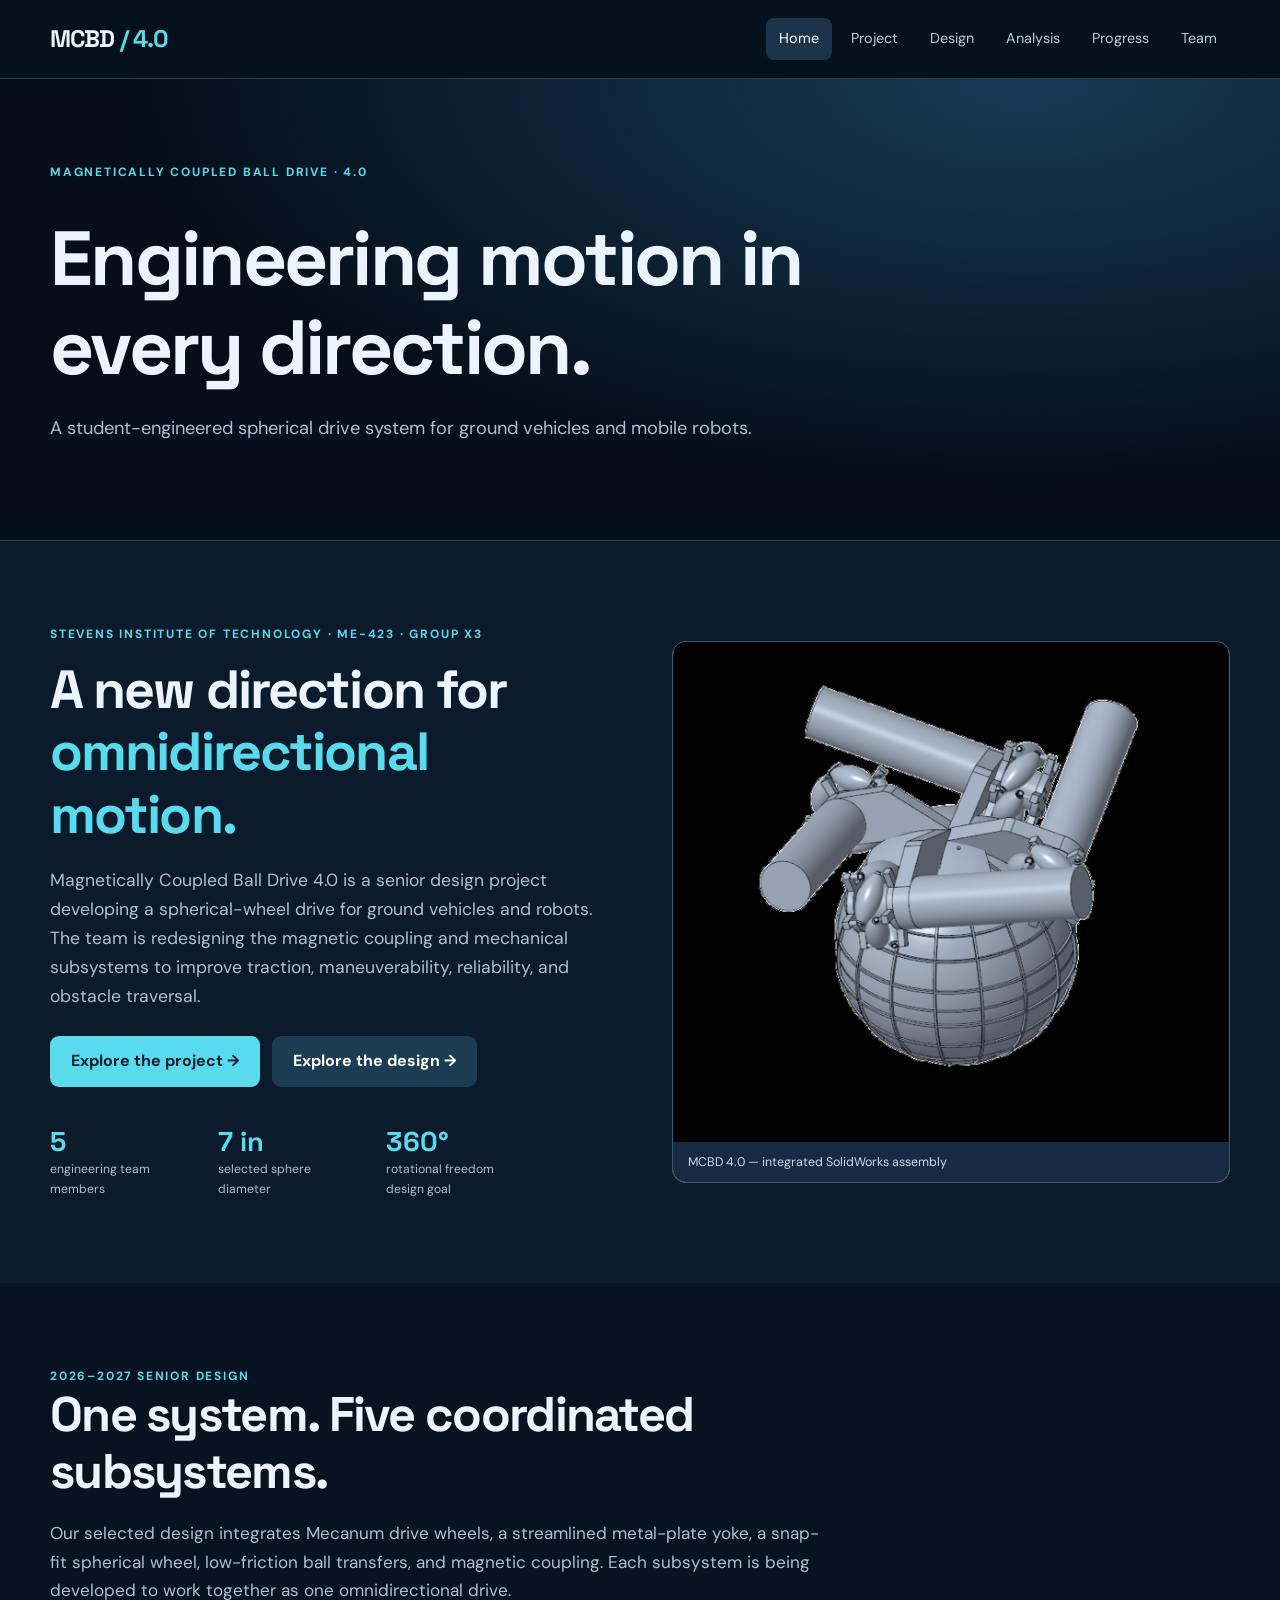
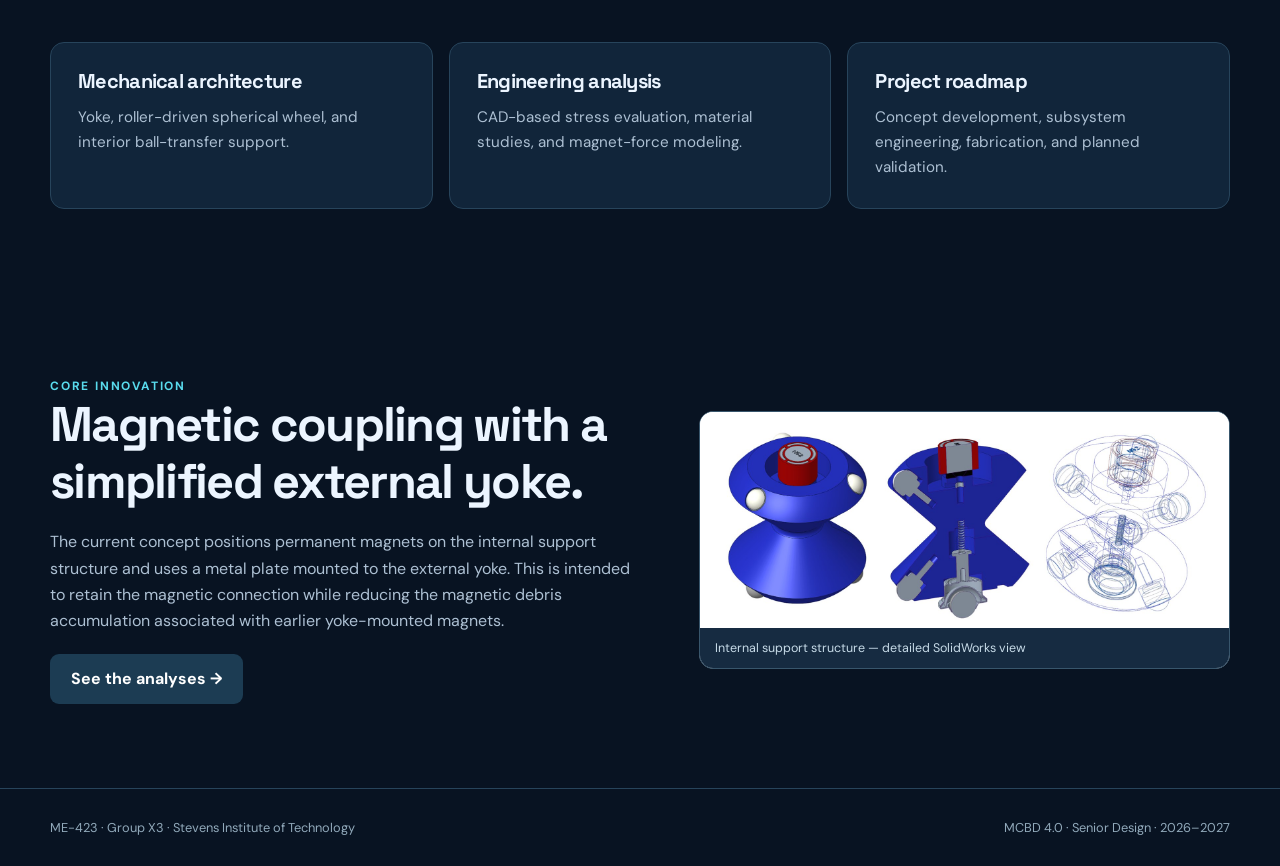
<file: index.html>
<!doctype html>
<html lang="en"><head><meta charset="utf-8"/><meta content="width=device-width, initial-scale=1" name="viewport"/><meta content="Stevens Institute of Technology ME-423 Group X3 MCBD 4.0 senior design project" name="description"/><title>Home | MCBD 4.0</title><link href="assets/style.css" rel="stylesheet"/><link href="assets/favicon.svg" rel="icon" type="image/svg+xml"/></head><body><div class="nav-shell"><nav class="wrap"><a class="brand" href="index.html">MCBD <span>/ 4.0</span></a><button aria-expanded="false" aria-label="Toggle navigation" class="menu-btn" onclick="let x=document.querySelector('.links');let open=x.classList.toggle('open');this.setAttribute('aria-expanded',open)">☰</button><div class="links"><a aria-current="page" href="index.html">Home</a><a href="project.html">Project</a><a href="design.html">Design</a><a href="analysis.html">Analysis</a><a href="progress.html">Progress</a><a href="team.html">Team</a></div></nav></div><main><section class="pagehead"><div class="wrap"><div class="eyebrow">MAGNETICALLY COUPLED BALL DRIVE · 4.0</div><h1>Engineering motion in every direction.</h1><p>A student-engineered spherical drive system for ground vehicles and mobile robots.</p></div></section><section class="section dark"><div class="wrap"><div class="hero-grid"><div><div class="eyebrow">Stevens Institute of Technology · ME-423 · Group X3</div><h2 class="display">A new direction for <em>omnidirectional motion.</em></h2><p class="lead">Magnetically Coupled Ball Drive 4.0 is a senior design project developing a spherical-wheel drive for ground vehicles and robots. The team is redesigning the magnetic coupling and mechanical subsystems to improve traction, maneuverability, reliability, and obstacle traversal.</p><div class="btns"><a class="btn" href="project.html">Explore the project →</a><a class="btn alt" href="design.html">Explore the design →</a></div><div class="stat-row"><div class="stat"><strong>5</strong><span>engineering team members</span></div><div class="stat"><strong>7 in</strong><span>selected sphere diameter</span></div><div class="stat"><strong>360°</strong><span>rotational freedom design goal</span></div></div></div><figure class="figure hero-figure"><img alt="MCBD 4.0 — integrated SolidWorks assembly" loading="lazy" src="assets/images/dylan-2.jpg"/><figcaption>MCBD 4.0 — integrated SolidWorks assembly</figcaption></figure></div></div></section><section class="section"><div class="wrap"><div class="section-top"><div class="eyebrow">2026–2027 senior design</div><h2>One system. Five coordinated subsystems.</h2><p>Our selected design integrates Mecanum drive wheels, a streamlined metal-plate yoke, a snap-fit spherical wheel, low-friction ball transfers, and magnetic coupling. Each subsystem is being developed to work together as one omnidirectional drive.</p></div><div class="grid"><a class="card" href="design.html"><h3>Mechanical architecture</h3><p>Yoke, roller-driven spherical wheel, and interior ball-transfer support.</p></a><a class="card" href="analysis.html"><h3>Engineering analysis</h3><p>CAD-based stress evaluation, material studies, and magnet-force modeling.</p></a><a class="card" href="progress.html"><h3>Project roadmap</h3><p>Concept development, subsystem engineering, fabrication, and planned validation.</p></a></div></div></section><section class="section"><div class="wrap"><div class="split"><div><div class="eyebrow">Core innovation</div><h2>Magnetic coupling with a simplified external yoke.</h2><p>The current concept positions permanent magnets on the internal support structure and uses a metal plate mounted to the external yoke. This is intended to retain the magnetic connection while reducing the magnetic debris accumulation associated with earlier yoke-mounted magnets.</p><a class="btn alt" href="analysis.html">See the analyses →</a></div><figure class="figure"><img alt="Internal support structure — detailed SolidWorks view" loading="lazy" src="assets/images/dylan-4.jpg"/><figcaption>Internal support structure — detailed SolidWorks view</figcaption></figure></div></div></section></main><footer><div class="wrap foot"><span>ME-423 · Group X3 · Stevens Institute of Technology</span><span>MCBD 4.0 · Senior Design · 2026–2027</span></div></footer></body></html>
</file>
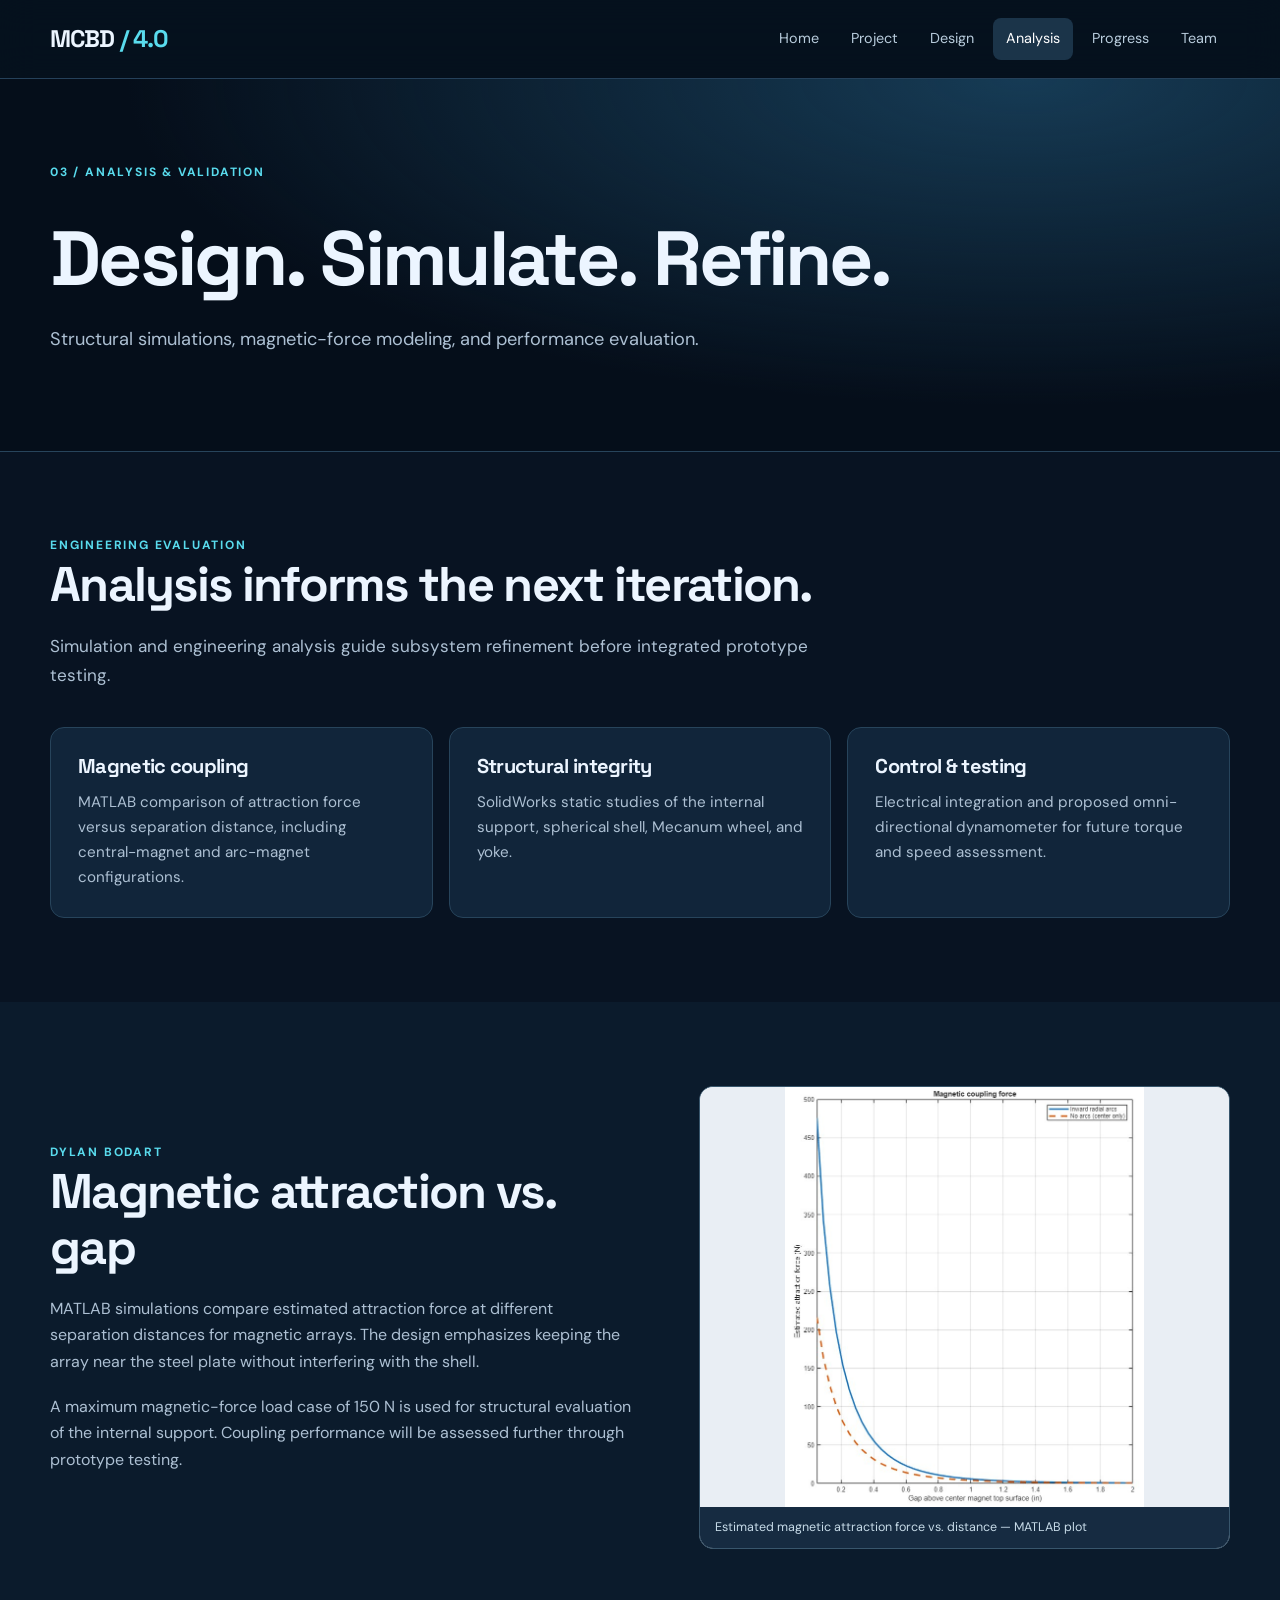
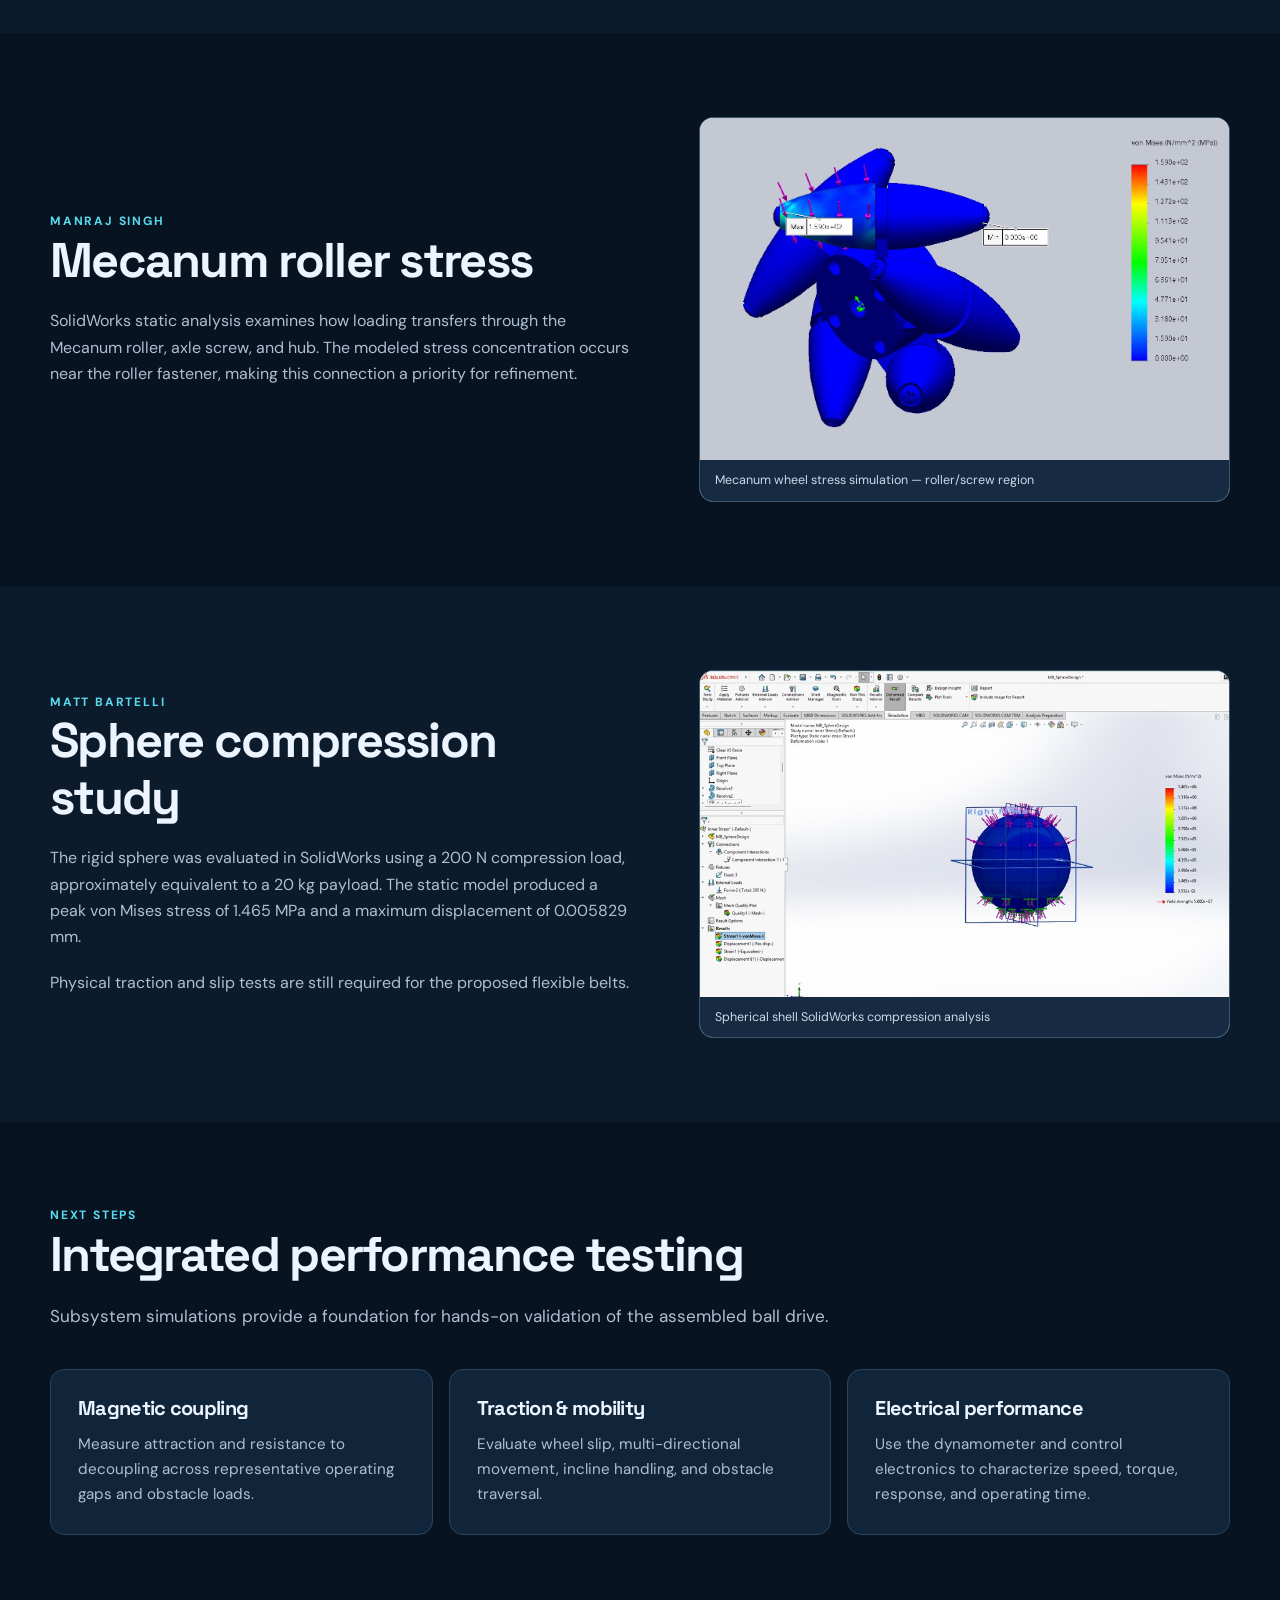
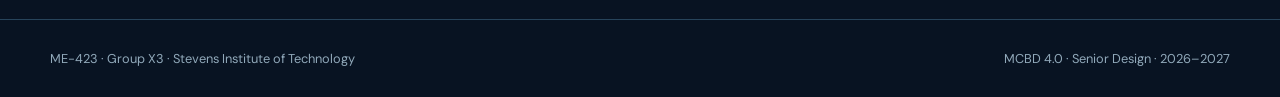
<file: analysis.html>
<!doctype html>
<html lang="en"><head><meta charset="utf-8"/><meta content="width=device-width, initial-scale=1" name="viewport"/><meta content="Stevens Institute of Technology ME-423 Group X3 MCBD 4.0 senior design project" name="description"/><title>Analysis | MCBD 4.0</title><link href="assets/style.css" rel="stylesheet"/><link href="assets/favicon.svg" rel="icon" type="image/svg+xml"/></head><body><div class="nav-shell"><nav class="wrap"><a class="brand" href="index.html">MCBD <span>/ 4.0</span></a><button aria-expanded="false" aria-label="Toggle navigation" class="menu-btn" onclick="let x=document.querySelector('.links');let open=x.classList.toggle('open');this.setAttribute('aria-expanded',open)">☰</button><div class="links"><a href="index.html">Home</a><a href="project.html">Project</a><a href="design.html">Design</a><a aria-current="page" href="analysis.html">Analysis</a><a href="progress.html">Progress</a><a href="team.html">Team</a></div></nav></div><main><section class="pagehead"><div class="wrap"><div class="eyebrow">03 / ANALYSIS &amp; VALIDATION</div><h1>Design. Simulate. Refine.</h1><p>Structural simulations, magnetic-force modeling, and performance evaluation.</p></div></section><section class="section"><div class="wrap"><div class="section-top"><div class="eyebrow">Engineering evaluation</div><h2>Analysis informs the next iteration.</h2><p>Simulation and engineering analysis guide subsystem refinement before integrated prototype testing.</p></div><div class="grid"><div class="card"><h3>Magnetic coupling</h3><p>MATLAB comparison of attraction force versus separation distance, including central-magnet and arc-magnet configurations.</p></div><div class="card"><h3>Structural integrity</h3><p>SolidWorks static studies of the internal support, spherical shell, Mecanum wheel, and yoke.</p></div><div class="card"><h3>Control &amp; testing</h3><p>Electrical integration and proposed omni-directional dynamometer for future torque and speed assessment.</p></div></div></div></section><section class="section dark"><div class="wrap"><div class="split"><div><div class="eyebrow">Dylan Bodart</div><h2>Magnetic attraction vs. gap</h2><p>MATLAB simulations compare estimated attraction force at different separation distances for magnetic arrays. The design emphasizes keeping the array near the steel plate without interfering with the shell.</p><p>A maximum magnetic-force load case of 150 N is used for structural evaluation of the internal support. Coupling performance will be assessed further through prototype testing.</p></div><figure class="figure"><img alt="Estimated magnetic attraction force vs. distance — MATLAB plot" loading="lazy" src="assets/images/dylan-5.jpg"/><figcaption>Estimated magnetic attraction force vs. distance — MATLAB plot</figcaption></figure></div></div></section><section class="section"><div class="wrap"><div class="split"><div><div class="eyebrow">Manraj Singh</div><h2>Mecanum roller stress</h2><p>SolidWorks static analysis examines how loading transfers through the Mecanum roller, axle screw, and hub. The modeled stress concentration occurs near the roller fastener, making this connection a priority for refinement.</p></div><figure class="figure"><img alt="Mecanum wheel stress simulation — roller/screw region" loading="lazy" src="assets/images/manraj-3.jpg"/><figcaption>Mecanum wheel stress simulation — roller/screw region</figcaption></figure></div></div></section><section class="section dark"><div class="wrap"><div class="split"><div><div class="eyebrow">Matt Bartelli</div><h2>Sphere compression study</h2><p>The rigid sphere was evaluated in SolidWorks using a 200 N compression load, approximately equivalent to a 20 kg payload. The static model produced a peak von Mises stress of 1.465 MPa and a maximum displacement of 0.005829 mm.</p><p>Physical traction and slip tests are still required for the proposed flexible belts.</p></div><figure class="figure"><img alt="Spherical shell SolidWorks compression analysis" loading="lazy" src="assets/images/matt-6.jpg"/><figcaption>Spherical shell SolidWorks compression analysis</figcaption></figure></div></div></section><section class="section"><div class="wrap"><div class="section-top"><div class="eyebrow">Next steps</div><h2>Integrated performance testing</h2><p>Subsystem simulations provide a foundation for hands-on validation of the assembled ball drive.</p></div><div class="grid"><div class="card"><h3>Magnetic coupling</h3><p>Measure attraction and resistance to decoupling across representative operating gaps and obstacle loads.</p></div><div class="card"><h3>Traction &amp; mobility</h3><p>Evaluate wheel slip, multi-directional movement, incline handling, and obstacle traversal.</p></div><div class="card"><h3>Electrical performance</h3><p>Use the dynamometer and control electronics to characterize speed, torque, response, and operating time.</p></div></div></div></section></main><footer><div class="wrap foot"><span>ME-423 · Group X3 · Stevens Institute of Technology</span><span>MCBD 4.0 · Senior Design · 2026–2027</span></div></footer></body></html>
</file>
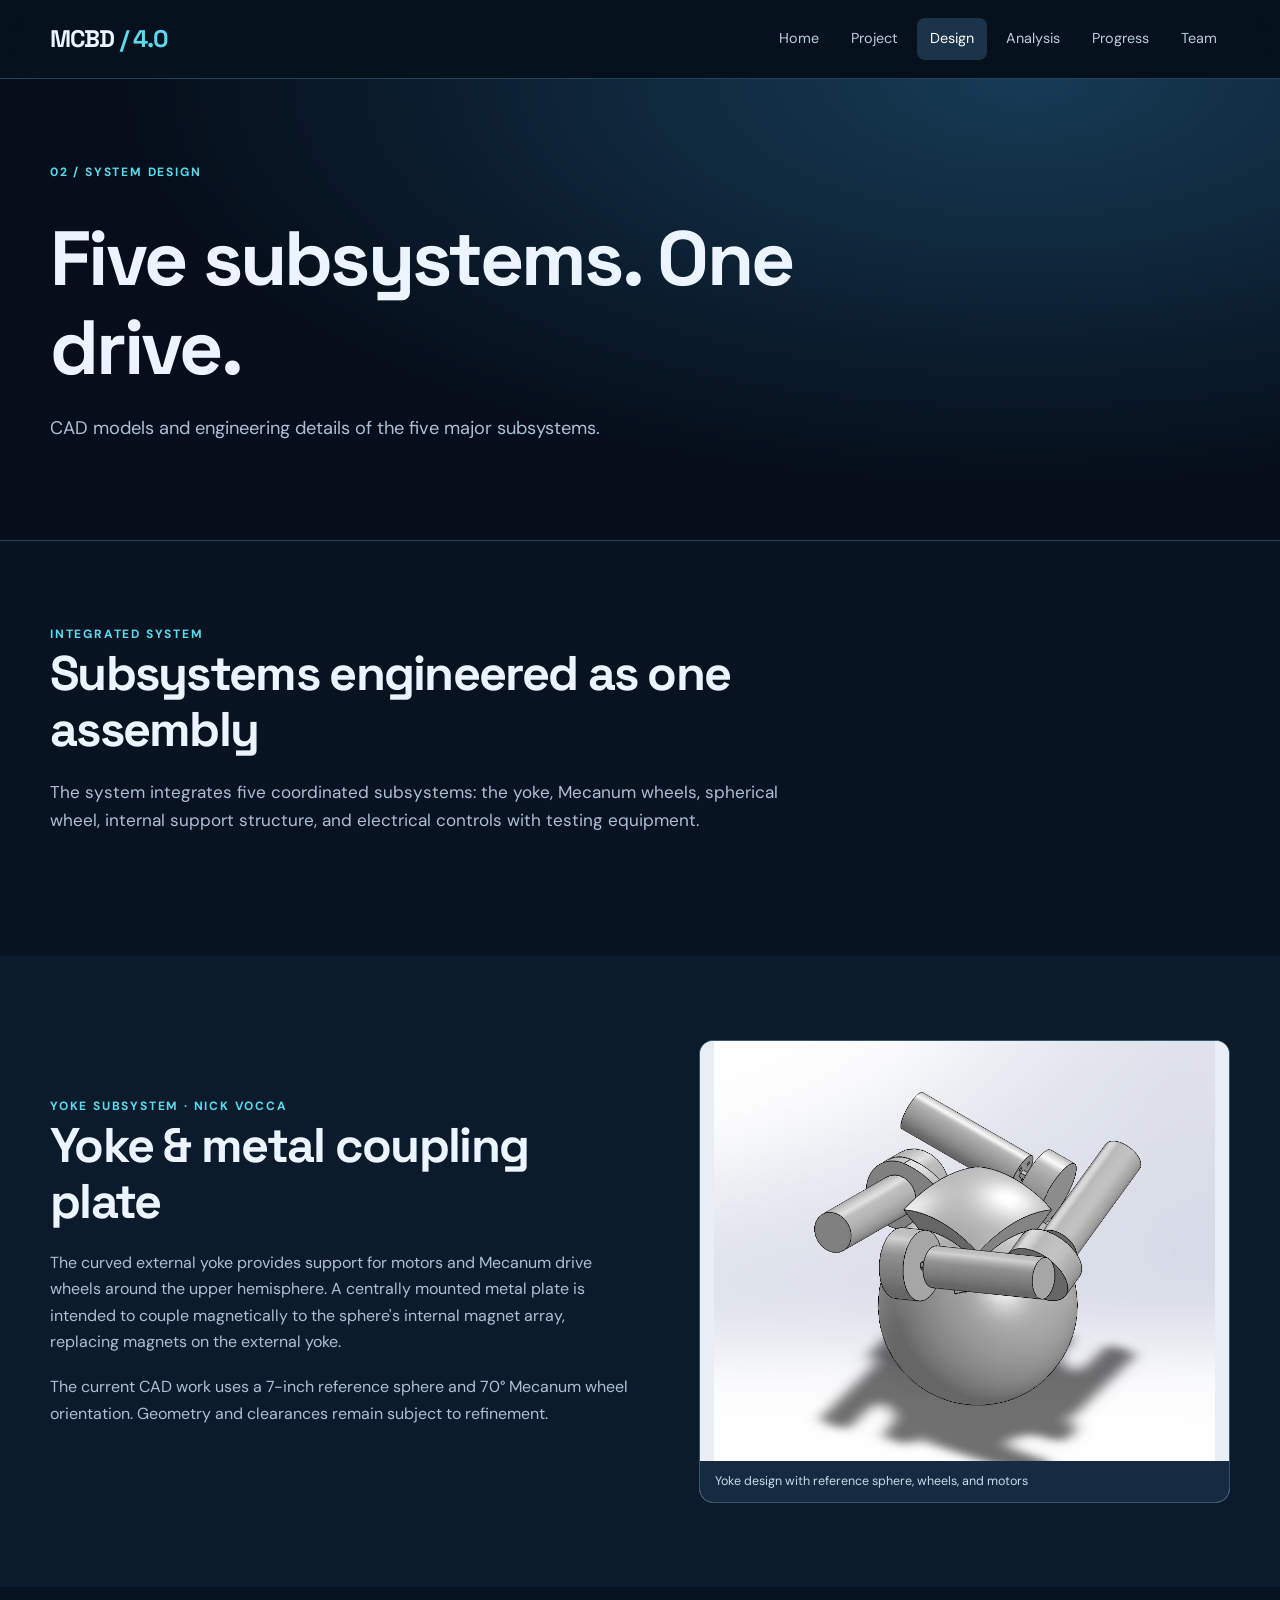
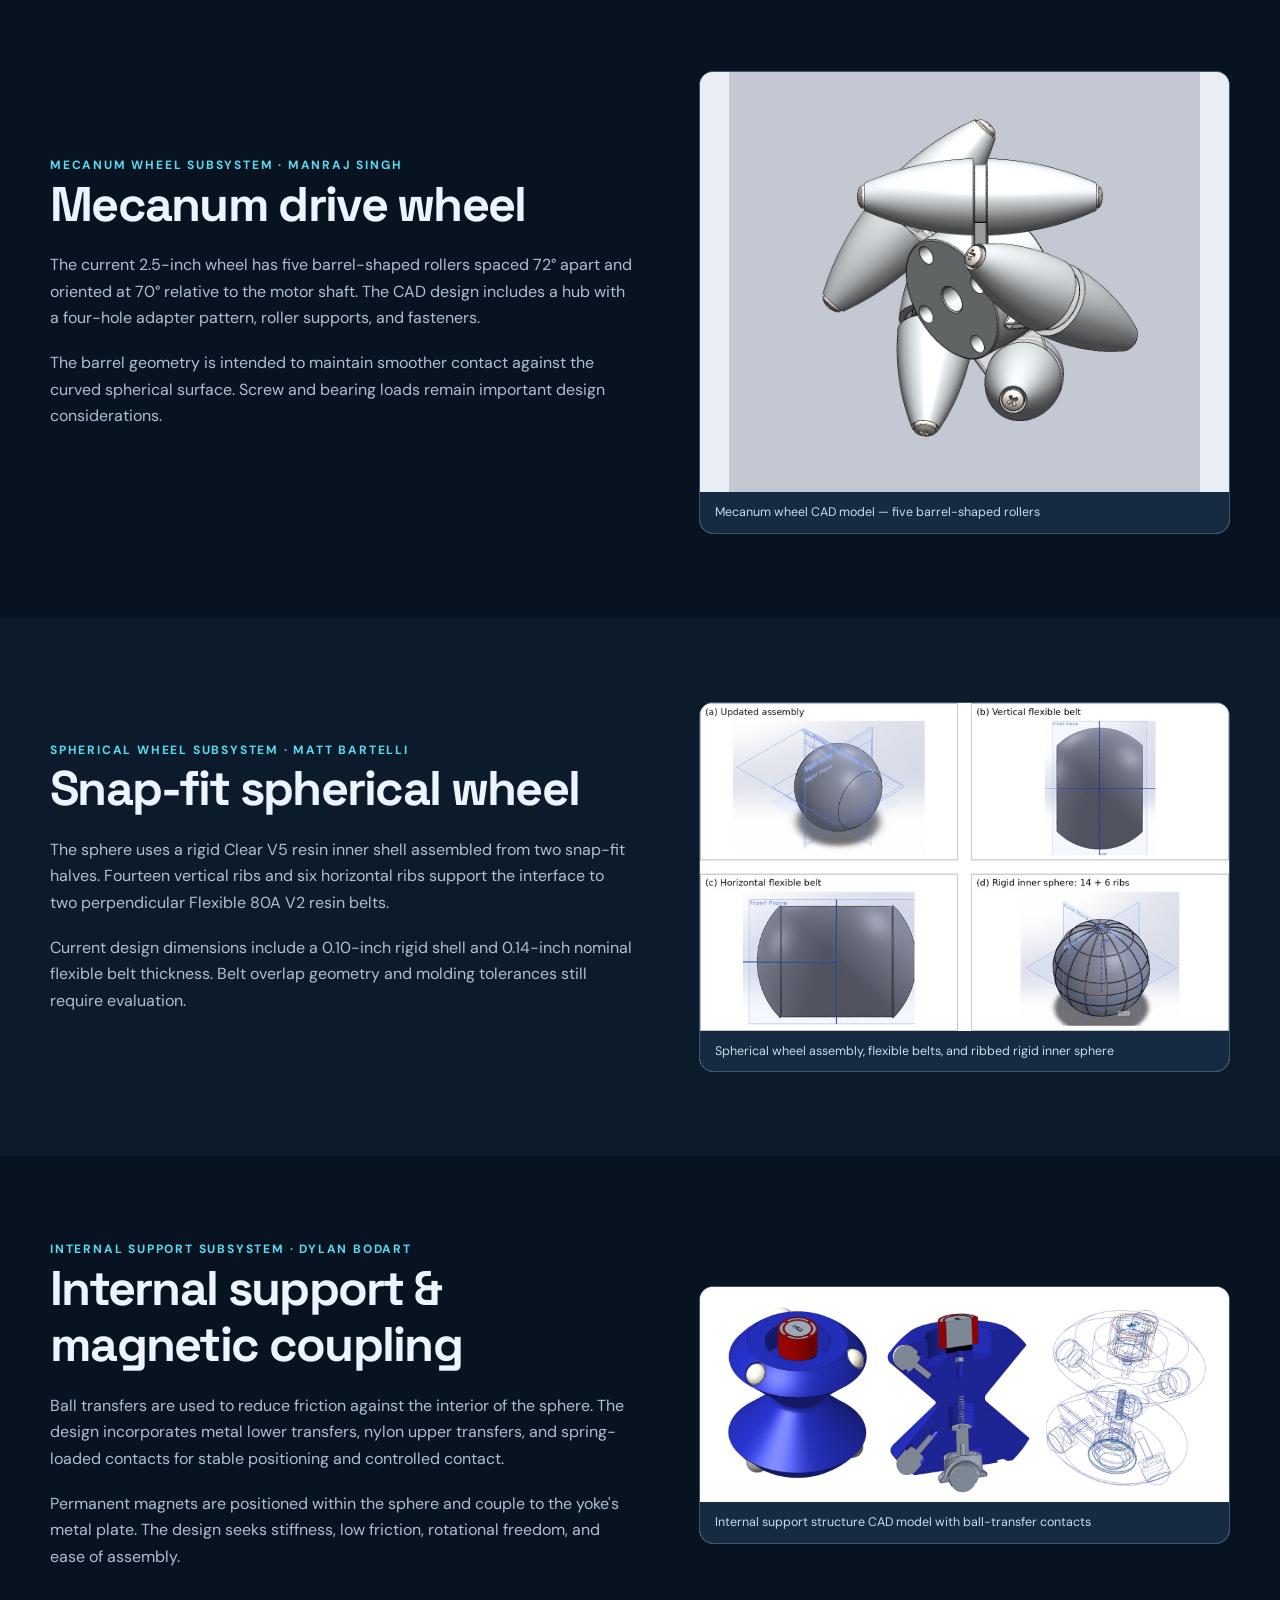
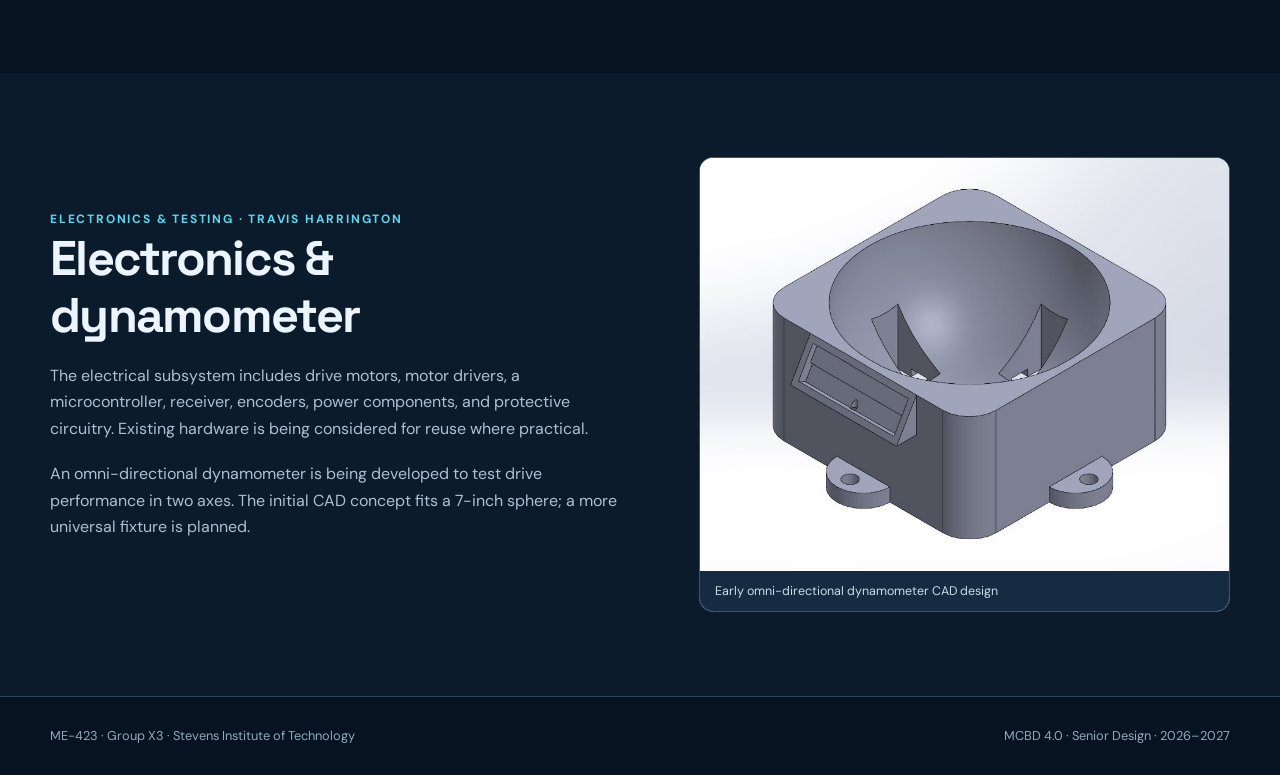
<file: design.html>
<!doctype html>
<html lang="en"><head><meta charset="utf-8"/><meta content="width=device-width, initial-scale=1" name="viewport"/><meta content="Stevens Institute of Technology ME-423 Group X3 MCBD 4.0 senior design project" name="description"/><title>Design | MCBD 4.0</title><link href="assets/style.css" rel="stylesheet"/><link href="assets/favicon.svg" rel="icon" type="image/svg+xml"/></head><body><div class="nav-shell"><nav class="wrap"><a class="brand" href="index.html">MCBD <span>/ 4.0</span></a><button aria-expanded="false" aria-label="Toggle navigation" class="menu-btn" onclick="let x=document.querySelector('.links');let open=x.classList.toggle('open');this.setAttribute('aria-expanded',open)">☰</button><div class="links"><a href="index.html">Home</a><a href="project.html">Project</a><a aria-current="page" href="design.html">Design</a><a href="analysis.html">Analysis</a><a href="progress.html">Progress</a><a href="team.html">Team</a></div></nav></div><main><section class="pagehead"><div class="wrap"><div class="eyebrow">02 / SYSTEM DESIGN</div><h1>Five subsystems. One drive.</h1><p>CAD models and engineering details of the five major subsystems.</p></div></section><section class="section"><div class="wrap"><div class="section-top"><div class="eyebrow">Integrated system</div><h2>Subsystems engineered as one assembly</h2><p>The system integrates five coordinated subsystems: the yoke, Mecanum wheels, spherical wheel, internal support structure, and electrical controls with testing equipment.</p></div></div></section><section class="section dark"><div class="wrap"><div class="split"><div><div class="eyebrow">Yoke subsystem · Nick Vocca</div><h2>Yoke &amp; metal coupling plate</h2><p>The curved external yoke provides support for motors and Mecanum drive wheels around the upper hemisphere. A centrally mounted metal plate is intended to couple magnetically to the sphere's internal magnet array, replacing magnets on the external yoke.</p><p>The current CAD work uses a 7-inch reference sphere and 70° Mecanum wheel orientation. Geometry and clearances remain subject to refinement.</p></div><figure class="figure"><img alt="Yoke design with reference sphere, wheels, and motors" loading="lazy" src="assets/images/nick-2.jpg"/><figcaption>Yoke design with reference sphere, wheels, and motors</figcaption></figure></div></div></section><section class="section"><div class="wrap"><div class="split"><div><div class="eyebrow">Mecanum wheel subsystem · Manraj Singh</div><h2>Mecanum drive wheel</h2><p>The current 2.5-inch wheel has five barrel-shaped rollers spaced 72° apart and oriented at 70° relative to the motor shaft. The CAD design includes a hub with a four-hole adapter pattern, roller supports, and fasteners.</p><p>The barrel geometry is intended to maintain smoother contact against the curved spherical surface. Screw and bearing loads remain important design considerations.</p></div><figure class="figure"><img alt="Mecanum wheel CAD model — five barrel-shaped rollers" loading="lazy" src="assets/images/manraj-2.jpg"/><figcaption>Mecanum wheel CAD model — five barrel-shaped rollers</figcaption></figure></div></div></section><section class="section dark"><div class="wrap"><div class="split"><div><div class="eyebrow">Spherical wheel subsystem · Matt Bartelli</div><h2>Snap-fit spherical wheel</h2><p>The sphere uses a rigid Clear V5 resin inner shell assembled from two snap-fit halves. Fourteen vertical ribs and six horizontal ribs support the interface to two perpendicular Flexible 80A V2 resin belts.</p><p>Current design dimensions include a 0.10-inch rigid shell and 0.14-inch nominal flexible belt thickness. Belt overlap geometry and molding tolerances still require evaluation.</p></div><figure class="figure"><img alt="Spherical wheel assembly, flexible belts, and ribbed rigid inner sphere" loading="lazy" src="assets/images/matt-3.jpg"/><figcaption>Spherical wheel assembly, flexible belts, and ribbed rigid inner sphere</figcaption></figure></div></div></section><section class="section"><div class="wrap"><div class="split"><div><div class="eyebrow">Internal support subsystem · Dylan Bodart</div><h2>Internal support &amp; magnetic coupling</h2><p>Ball transfers are used to reduce friction against the interior of the sphere. The design incorporates metal lower transfers, nylon upper transfers, and spring-loaded contacts for stable positioning and controlled contact.</p><p>Permanent magnets are positioned within the sphere and couple to the yoke's metal plate. The design seeks stiffness, low friction, rotational freedom, and ease of assembly.</p></div><figure class="figure"><img alt="Internal support structure CAD model with ball-transfer contacts" loading="lazy" src="assets/images/dylan-4.jpg"/><figcaption>Internal support structure CAD model with ball-transfer contacts</figcaption></figure></div></div></section><section class="section dark"><div class="wrap"><div class="split"><div><div class="eyebrow">Electronics &amp; testing · Travis Harrington</div><h2>Electronics &amp; dynamometer</h2><p>The electrical subsystem includes drive motors, motor drivers, a microcontroller, receiver, encoders, power components, and protective circuitry. Existing hardware is being considered for reuse where practical.</p><p>An omni-directional dynamometer is being developed to test drive performance in two axes. The initial CAD concept fits a 7-inch sphere; a more universal fixture is planned.</p></div><figure class="figure"><img alt="Early omni-directional dynamometer CAD design" loading="lazy" src="assets/images/travis-3.jpg"/><figcaption>Early omni-directional dynamometer CAD design</figcaption></figure></div></div></section></main><footer><div class="wrap foot"><span>ME-423 · Group X3 · Stevens Institute of Technology</span><span>MCBD 4.0 · Senior Design · 2026–2027</span></div></footer></body></html>
</file>
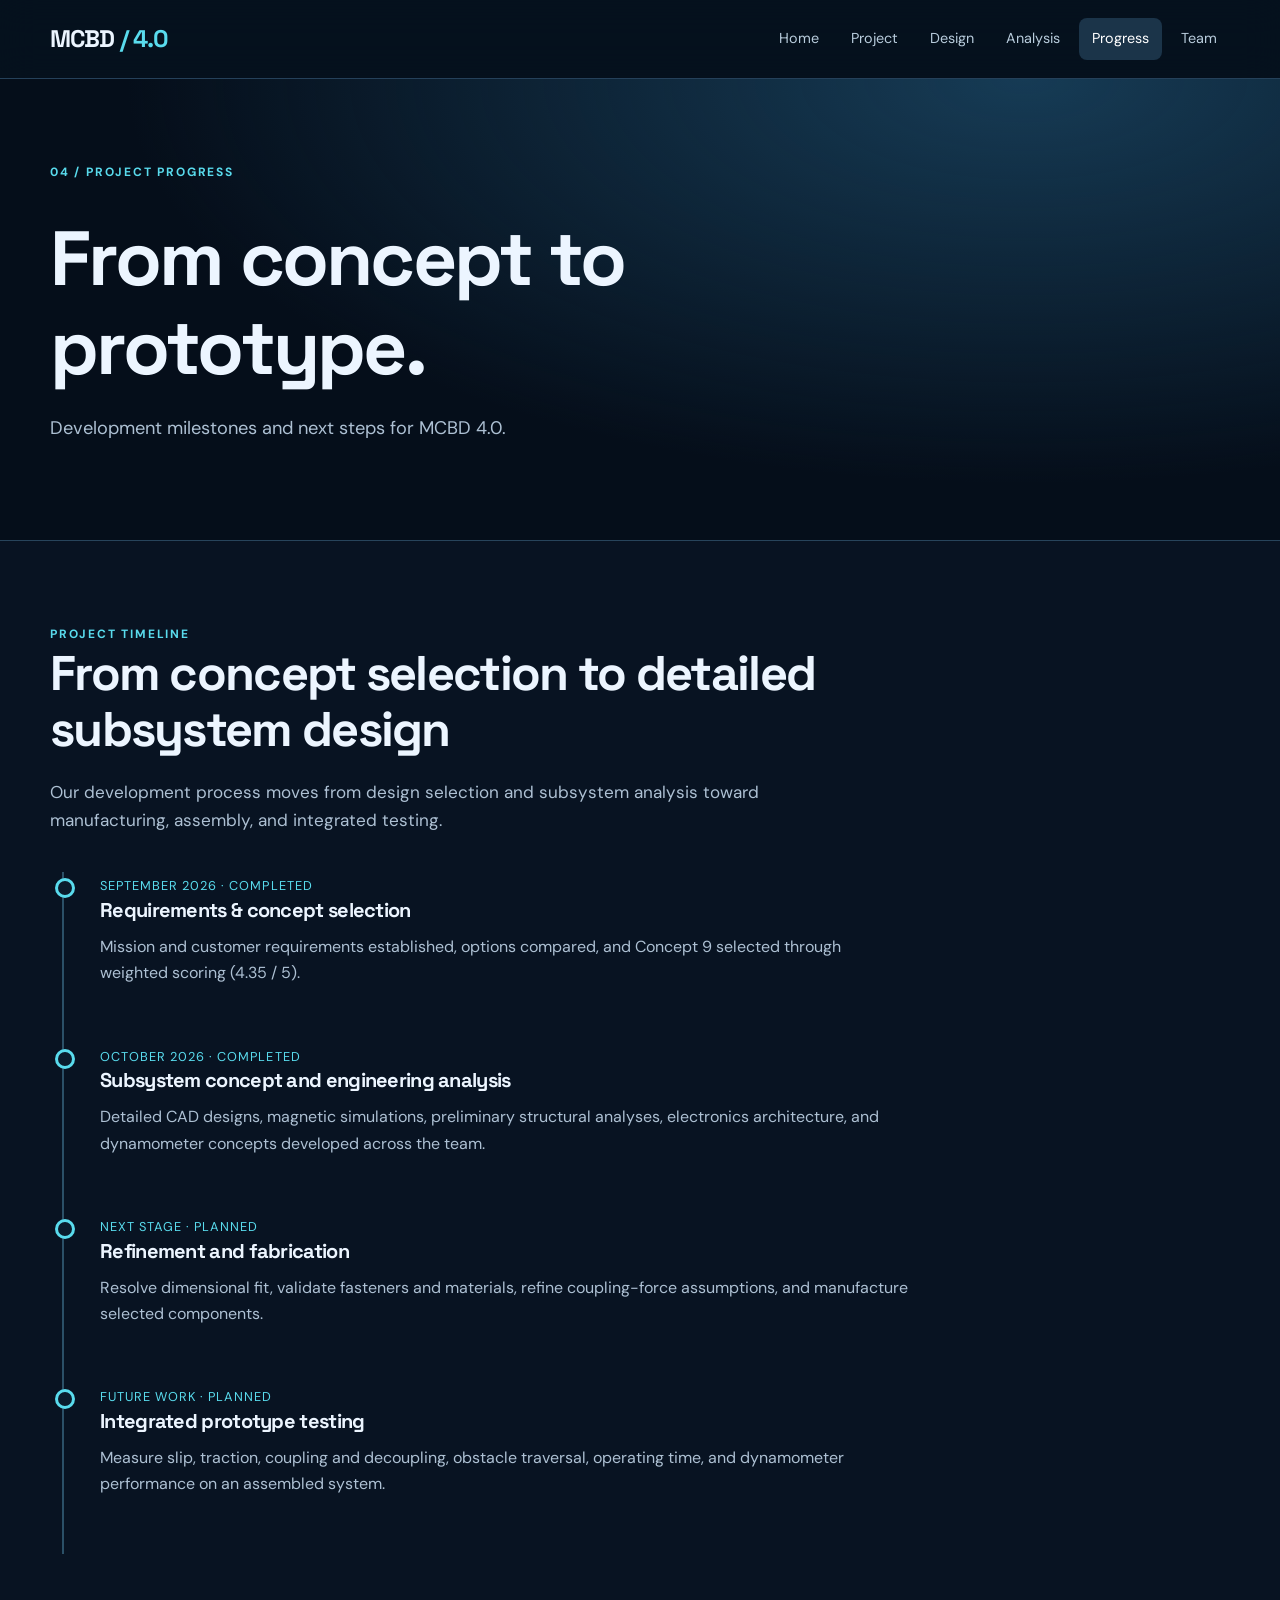
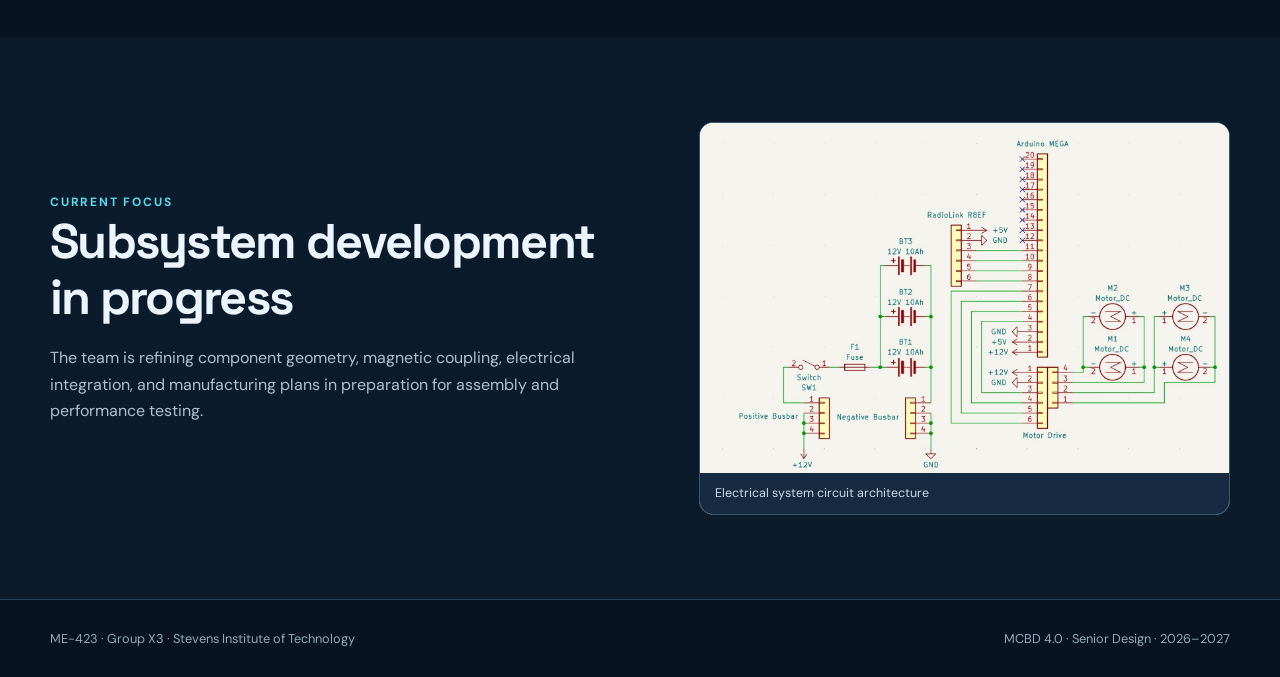
<file: progress.html>
<!doctype html>
<html lang="en"><head><meta charset="utf-8"/><meta content="width=device-width, initial-scale=1" name="viewport"/><meta content="Stevens Institute of Technology ME-423 Group X3 MCBD 4.0 senior design project" name="description"/><title>Progress | MCBD 4.0</title><link href="assets/style.css" rel="stylesheet"/><link href="assets/favicon.svg" rel="icon" type="image/svg+xml"/></head><body><div class="nav-shell"><nav class="wrap"><a class="brand" href="index.html">MCBD <span>/ 4.0</span></a><button aria-expanded="false" aria-label="Toggle navigation" class="menu-btn" onclick="let x=document.querySelector('.links');let open=x.classList.toggle('open');this.setAttribute('aria-expanded',open)">☰</button><div class="links"><a href="index.html">Home</a><a href="project.html">Project</a><a href="design.html">Design</a><a href="analysis.html">Analysis</a><a aria-current="page" href="progress.html">Progress</a><a href="team.html">Team</a></div></nav></div><main><section class="pagehead"><div class="wrap"><div class="eyebrow">04 / PROJECT PROGRESS</div><h1>From concept to prototype.</h1><p>Development milestones and next steps for MCBD 4.0.</p></div></section><section class="section"><div class="wrap"><div class="section-top"><div class="eyebrow">Project timeline</div><h2>From concept selection to detailed subsystem design</h2><p>Our development process moves from design selection and subsystem analysis toward manufacturing, assembly, and integrated testing.</p></div><div class="timeline"><div><span>SEPTEMBER 2026 · COMPLETED</span><h3>Requirements &amp; concept selection</h3><p>Mission and customer requirements established, options compared, and Concept 9 selected through weighted scoring (4.35 / 5).</p></div><div><span>OCTOBER 2026 · COMPLETED</span><h3>Subsystem concept and engineering analysis</h3><p>Detailed CAD designs, magnetic simulations, preliminary structural analyses, electronics architecture, and dynamometer concepts developed across the team.</p></div><div><span>NEXT STAGE · PLANNED</span><h3>Refinement and fabrication</h3><p>Resolve dimensional fit, validate fasteners and materials, refine coupling-force assumptions, and manufacture selected components.</p></div><div><span>FUTURE WORK · PLANNED</span><h3>Integrated prototype testing</h3><p>Measure slip, traction, coupling and decoupling, obstacle traversal, operating time, and dynamometer performance on an assembled system.</p></div></div></div></section><section class="section dark"><div class="wrap"><div class="split"><div><div class="eyebrow">Current focus</div><h2>Subsystem development in progress</h2><p>The team is refining component geometry, magnetic coupling, electrical integration, and manufacturing plans in preparation for assembly and performance testing.</p></div><figure class="figure"><img alt="Electrical system circuit architecture" loading="lazy" src="assets/images/travis-4.jpg"/><figcaption>Electrical system circuit architecture</figcaption></figure></div></div></section></main><footer><div class="wrap foot"><span>ME-423 · Group X3 · Stevens Institute of Technology</span><span>MCBD 4.0 · Senior Design · 2026–2027</span></div></footer></body></html>
</file>
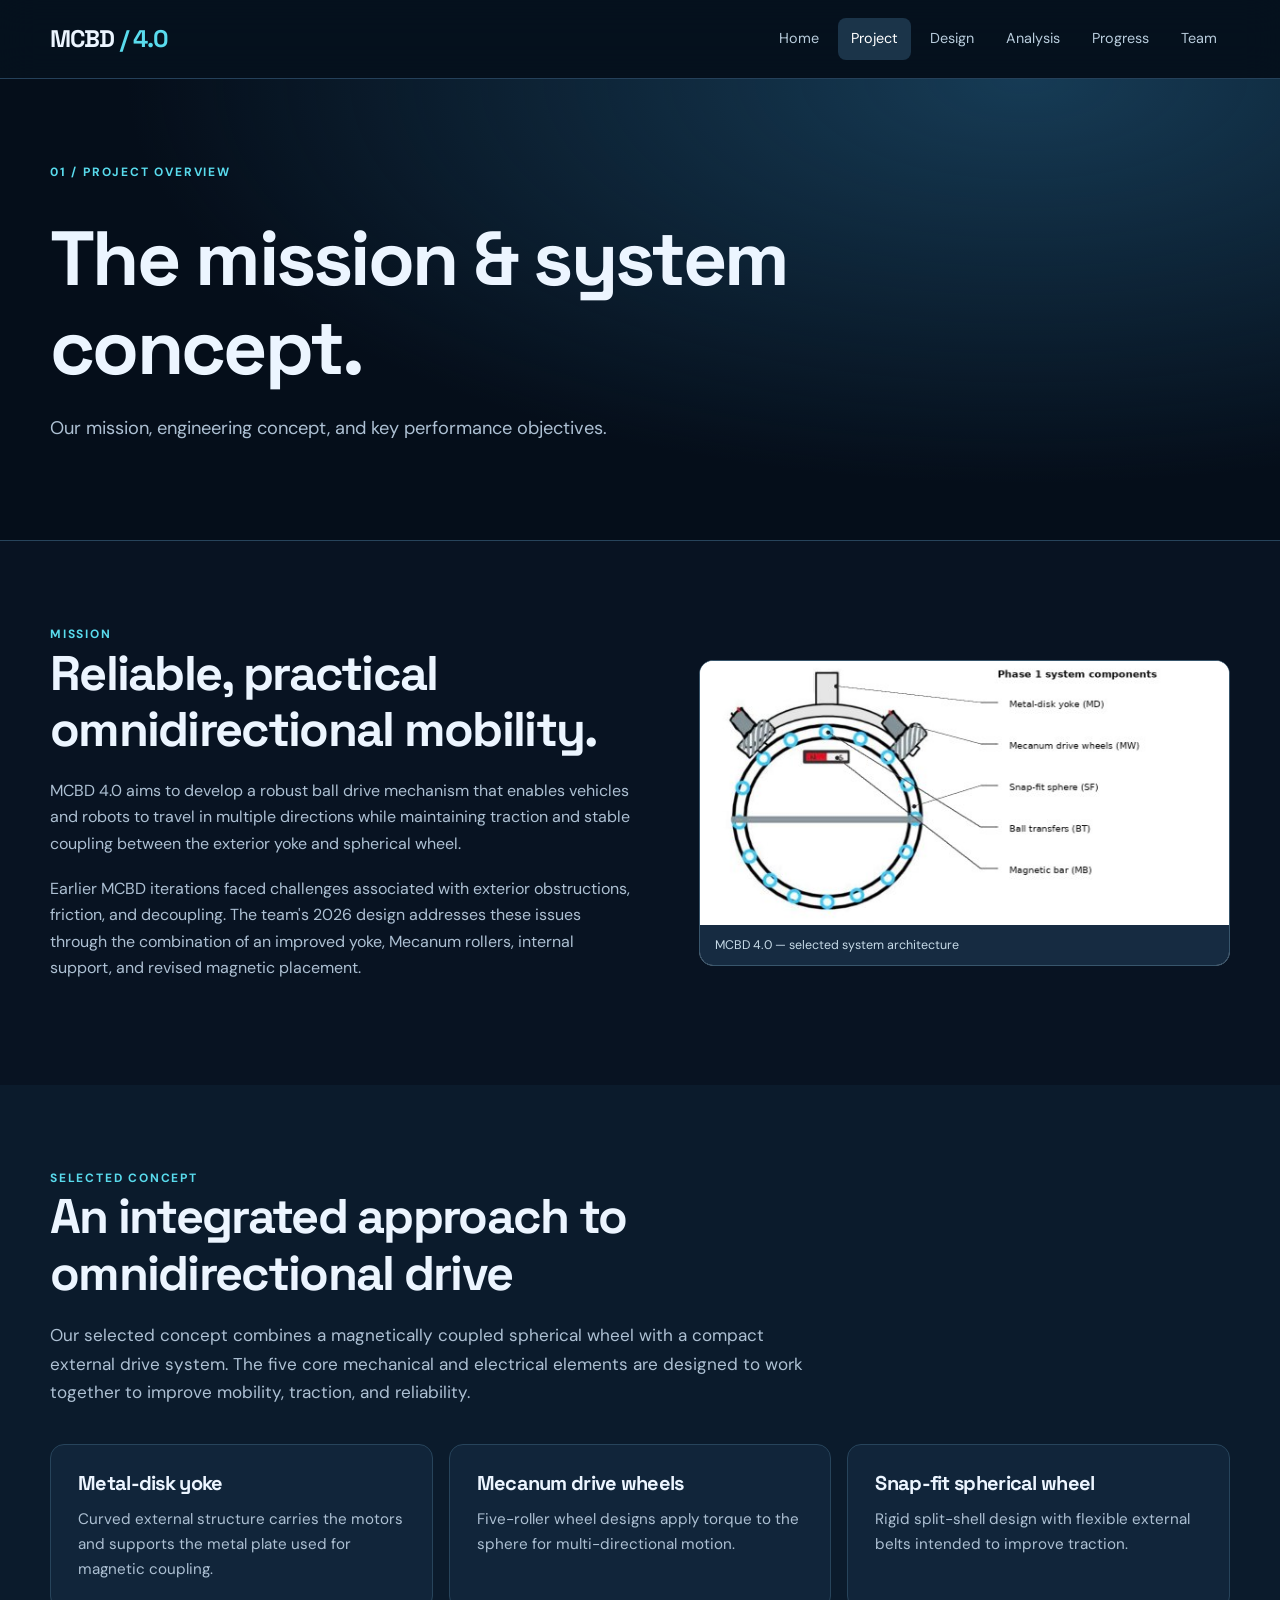
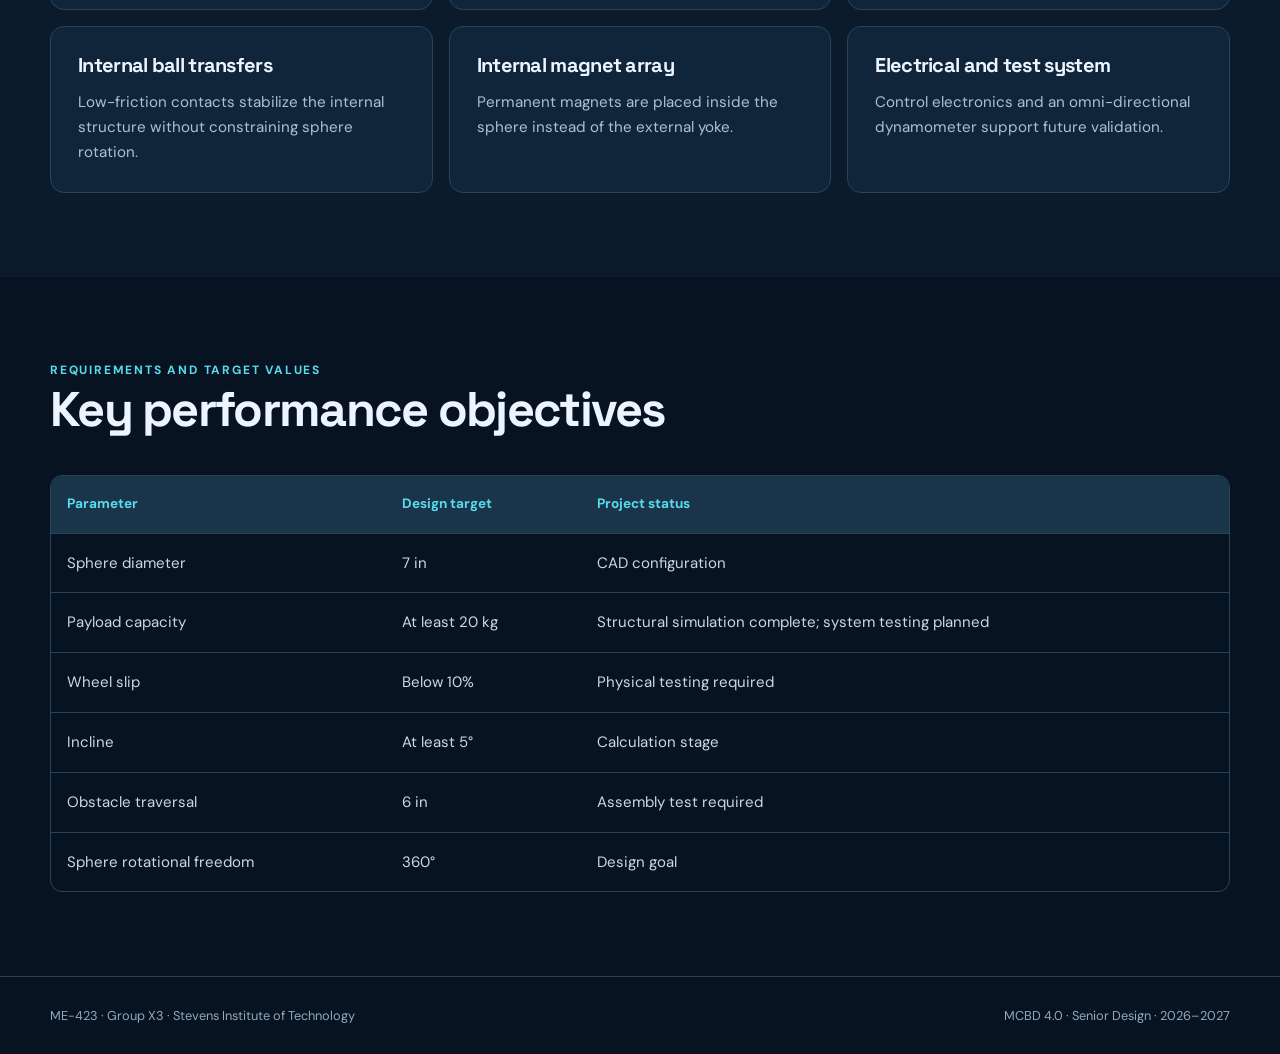
<file: project.html>
<!doctype html>
<html lang="en"><head><meta charset="utf-8"/><meta content="width=device-width, initial-scale=1" name="viewport"/><meta content="Stevens Institute of Technology ME-423 Group X3 MCBD 4.0 senior design project" name="description"/><title>Project | MCBD 4.0</title><link href="assets/style.css" rel="stylesheet"/><link href="assets/favicon.svg" rel="icon" type="image/svg+xml"/></head><body><div class="nav-shell"><nav class="wrap"><a class="brand" href="index.html">MCBD <span>/ 4.0</span></a><button aria-expanded="false" aria-label="Toggle navigation" class="menu-btn" onclick="let x=document.querySelector('.links');let open=x.classList.toggle('open');this.setAttribute('aria-expanded',open)">☰</button><div class="links"><a href="index.html">Home</a><a aria-current="page" href="project.html">Project</a><a href="design.html">Design</a><a href="analysis.html">Analysis</a><a href="progress.html">Progress</a><a href="team.html">Team</a></div></nav></div><main><section class="pagehead"><div class="wrap"><div class="eyebrow">01 / PROJECT OVERVIEW</div><h1>The mission &amp; system concept.</h1><p>Our mission, engineering concept, and key performance objectives.</p></div></section><section class="section"><div class="wrap"><div class="split"><div><div class="eyebrow">Mission</div><h2>Reliable, practical omnidirectional mobility.</h2><p>MCBD 4.0 aims to develop a robust ball drive mechanism that enables vehicles and robots to travel in multiple directions while maintaining traction and stable coupling between the exterior yoke and spherical wheel.</p><p>Earlier MCBD iterations faced challenges associated with exterior obstructions, friction, and decoupling. The team's 2026 design addresses these issues through the combination of an improved yoke, Mecanum rollers, internal support, and revised magnetic placement.</p></div><figure class="figure"><img alt="MCBD 4.0 — selected system architecture" loading="lazy" src="assets/images/matt-2.jpg"/><figcaption>MCBD 4.0 — selected system architecture</figcaption></figure></div></div></section><section class="section dark"><div class="wrap"><div class="section-top"><div class="eyebrow">Selected concept</div><h2>An integrated approach to omnidirectional drive</h2><p>Our selected concept combines a magnetically coupled spherical wheel with a compact external drive system. The five core mechanical and electrical elements are designed to work together to improve mobility, traction, and reliability.</p></div><div class="grid"><div class="card"><h3>Metal-disk yoke</h3><p>Curved external structure carries the motors and supports the metal plate used for magnetic coupling.</p></div><div class="card"><h3>Mecanum drive wheels</h3><p>Five-roller wheel designs apply torque to the sphere for multi-directional motion.</p></div><div class="card"><h3>Snap-fit spherical wheel</h3><p>Rigid split-shell design with flexible external belts intended to improve traction.</p></div><div class="card"><h3>Internal ball transfers</h3><p>Low-friction contacts stabilize the internal structure without constraining sphere rotation.</p></div><div class="card"><h3>Internal magnet array</h3><p>Permanent magnets are placed inside the sphere instead of the external yoke.</p></div><div class="card"><h3>Electrical and test system</h3><p>Control electronics and an omni-directional dynamometer support future validation.</p></div></div></div></section><section class="section"><div class="wrap"><div class="section-top"><div class="eyebrow">Requirements and target values</div><h2>Key performance objectives</h2></div><div class="table-wrap"><table><thead><tr><th>Parameter</th><th>Design target</th><th>Project status</th></tr></thead><tbody><tr><td>Sphere diameter</td><td>7 in</td><td>CAD configuration</td></tr><tr><td>Payload capacity</td><td>At least 20 kg</td><td>Structural simulation complete; system testing planned</td></tr><tr><td>Wheel slip</td><td>Below 10%</td><td>Physical testing required</td></tr><tr><td>Incline</td><td>At least 5°</td><td>Calculation stage</td></tr><tr><td>Obstacle traversal</td><td>6 in</td><td>Assembly test required</td></tr><tr><td>Sphere rotational freedom</td><td>360°</td><td>Design goal</td></tr></tbody></table></div></div></section></main><footer><div class="wrap foot"><span>ME-423 · Group X3 · Stevens Institute of Technology</span><span>MCBD 4.0 · Senior Design · 2026–2027</span></div></footer></body></html>
</file>
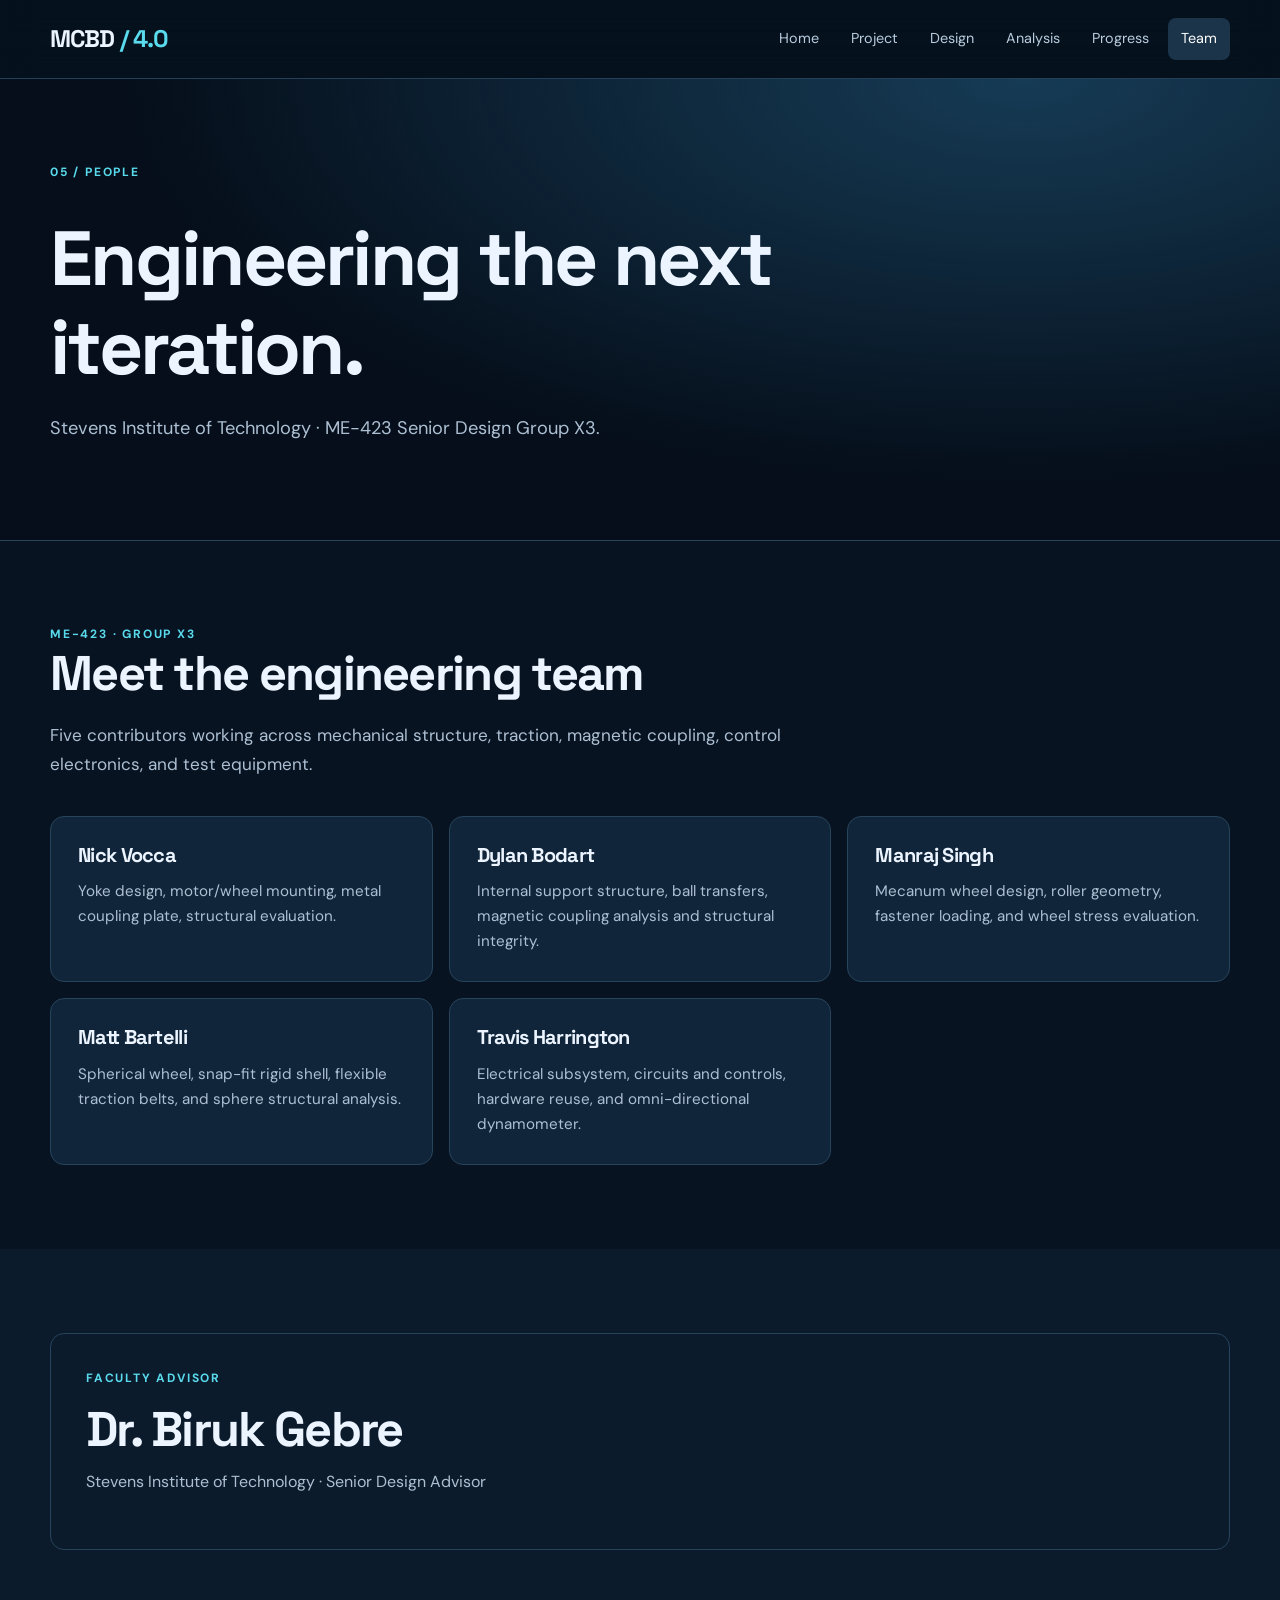
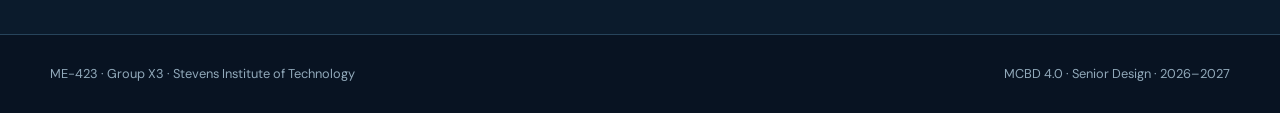
<file: team.html>
<!doctype html>
<html lang="en"><head><meta charset="utf-8"/><meta content="width=device-width, initial-scale=1" name="viewport"/><meta content="Stevens Institute of Technology ME-423 Group X3 MCBD 4.0 senior design project" name="description"/><title>Team | MCBD 4.0</title><link href="assets/style.css" rel="stylesheet"/><link href="assets/favicon.svg" rel="icon" type="image/svg+xml"/></head><body><div class="nav-shell"><nav class="wrap"><a class="brand" href="index.html">MCBD <span>/ 4.0</span></a><button aria-expanded="false" aria-label="Toggle navigation" class="menu-btn" onclick="let x=document.querySelector('.links');let open=x.classList.toggle('open');this.setAttribute('aria-expanded',open)">☰</button><div class="links"><a href="index.html">Home</a><a href="project.html">Project</a><a href="design.html">Design</a><a href="analysis.html">Analysis</a><a href="progress.html">Progress</a><a aria-current="page" href="team.html">Team</a></div></nav></div><main><section class="pagehead"><div class="wrap"><div class="eyebrow">05 / PEOPLE</div><h1>Engineering the next iteration.</h1><p>Stevens Institute of Technology · ME-423 Senior Design Group X3.</p></div></section><section class="section"><div class="wrap"><div class="section-top"><div class="eyebrow">ME-423 · Group X3</div><h2>Meet the engineering team</h2><p>Five contributors working across mechanical structure, traction, magnetic coupling, control electronics, and test equipment.</p></div><div class="grid"><div class="card"><h3>Nick Vocca</h3><p>Yoke design, motor/wheel mounting, metal coupling plate, structural evaluation.</p></div><div class="card"><h3>Dylan Bodart</h3><p>Internal support structure, ball transfers, magnetic coupling analysis and structural integrity.</p></div><div class="card"><h3>Manraj Singh</h3><p>Mecanum wheel design, roller geometry, fastener loading, and wheel stress evaluation.</p></div><div class="card"><h3>Matt Bartelli</h3><p>Spherical wheel, snap-fit rigid shell, flexible traction belts, and sphere structural analysis.</p></div><div class="card"><h3>Travis Harrington</h3><p>Electrical subsystem, circuits and controls, hardware reuse, and omni-directional dynamometer.</p></div></div></div></section><section class="section dark"><div class="wrap"><div class="advisor"><div class="eyebrow">Faculty advisor</div><h2>Dr. Biruk Gebre</h2><p>Stevens Institute of Technology · Senior Design Advisor</p></div></div></section></main><footer><div class="wrap foot"><span>ME-423 · Group X3 · Stevens Institute of Technology</span><span>MCBD 4.0 · Senior Design · 2026–2027</span></div></footer></body></html>
</file>
<file: assets/style.css>
@import url('https://fonts.googleapis.com/css2?family=DM+Sans:wght@400;500;600;700&family=Space+Grotesk:wght@400;500;600;700&display=swap');
:root{--bg:#081322;--card:#102238;--deep:#050e1a;--fg:#ecf5ff;--muted:#adc0d3;--accent:#59dbed;--line:#27445b}*{box-sizing:border-box}html{scroll-behavior:smooth}body{margin:0;background:var(--bg);color:var(--fg);font:16px/1.65 'DM Sans',Arial,sans-serif}h1,h2,h3,.brand{font-family:'Space Grotesk',Arial,sans-serif;line-height:1.16;letter-spacing:-.035em}h1{font-size:clamp(2.8rem,6vw,5.5rem);max-width:850px;margin:.4em 0 .28em}h2{font-size:clamp(2rem,3.8vw,3.3rem);margin:0 0 20px}h3{font-size:1.25rem;margin:0 0 12px}p{color:var(--muted);margin:0 0 19px}a{color:inherit;text-decoration:none}a:focus-visible,button:focus-visible{outline:2px solid var(--accent);outline-offset:4px}.wrap{width:min(1180px,calc(100% - 44px));margin:auto}.nav-shell{position:sticky;top:0;z-index:10;background:#06111ef2;border-bottom:1px solid #25415a;backdrop-filter:blur(18px)}nav{min-height:78px;display:flex;justify-content:space-between;align-items:center;gap:20px}.brand{font-size:1.5rem;font-weight:700;white-space:nowrap}.brand span{color:var(--accent)}.links{display:flex;flex-wrap:wrap;gap:6px}.links a{padding:9px 13px;border-radius:8px;font-size:.9rem;color:#b9cddd}.links a:hover,.links a[aria-current=page]{background:#1b3449;color:#fff}.menu-btn{display:none;background:none;border:1px solid var(--line);color:white;border-radius:8px;padding:6px 13px;font-size:1.3rem}.pagehead{background:radial-gradient(ellipse at 80% 0%,#163b55 0%,transparent 62%),var(--deep);padding:84px 0 78px;border-bottom:1px solid var(--line)}.pagehead p{font-size:1.14rem;max-width:760px}.eyebrow{text-transform:uppercase;color:var(--accent);letter-spacing:.15em;font-size:.75rem;font-weight:700}.section{padding:84px 0}.section.dark{background:#0b1b2c}.section-top{max-width:780px;margin-bottom:38px}.section-top p{font-size:1.07rem}.hero-grid,.split{display:grid;grid-template-columns:1.1fr 1fr;gap:64px;align-items:center}.hero-grid{grid-template-columns:1fr 1fr}.display{font-size:clamp(2.3rem,4.2vw,4rem);margin-top:14px}.display em{font-style:normal;color:var(--accent)}.lead{font-size:1.1rem}.btns{display:flex;gap:12px;flex-wrap:wrap;margin-top:25px}.btn{display:inline-block;background:var(--accent);color:#052030;border-radius:9px;padding:12px 21px;font-weight:700}.btn.alt{background:#1c3c53;color:white}.btn:hover{filter:brightness(1.12)}.stat-row{display:flex;gap:28px;flex-wrap:wrap;margin-top:37px}.stat{display:flex;flex-direction:column;max-width:140px}.stat strong{font:700 1.7rem 'Space Grotesk';color:var(--accent)}.stat span{font-size:.76rem;color:var(--muted)}.grid{display:grid;grid-template-columns:repeat(3,minmax(0,1fr));gap:16px}.card{border:1px solid var(--line);background:#11253a;border-radius:14px;padding:27px;transition:transform .2s,border-color .2s}.card[href]:hover{transform:translateY(-4px);border-color:var(--accent)}.card p{margin-bottom:0;font-size:.95rem}.figure{margin:0;background:#e6edf3;border:1px solid #38566c;border-radius:14px;overflow:hidden}.figure img{display:block;width:100%;max-height:420px;object-fit:contain;background:#e9eef4}.figure figcaption{font-size:.78rem;padding:10px 15px;background:#162b41;color:#c7dbe8}.hero-figure img{max-height:500px;background:#091524}.small-muted{font-size:.85rem;color:#8faabd}.table-wrap{overflow-x:auto;border:1px solid var(--line);border-radius:12px}table{width:100%;border-collapse:collapse;min-width:650px}th,td{text-align:left;padding:17px 16px;border-bottom:1px solid var(--line);vertical-align:top}th{background:#1a3449;font-size:.85rem;color:var(--accent)}tr:last-child td{border:0}td{color:#c8d8e5;font-size:.94rem}.timeline{border-left:2px solid #2b5067;margin-left:12px;padding-left:36px;max-width:850px}.timeline>div{position:relative;padding:0 0 37px}.timeline>div::before{content:'';position:absolute;top:6px;left:-45px;width:14px;height:14px;border:3px solid var(--accent);background:#0b1b2c;border-radius:50%}.timeline span{color:var(--accent);font-size:.8rem;letter-spacing:.08em}.advisor{padding:35px;border:1px solid var(--line);border-radius:14px}.advisor h2{margin:12px 0}.foot{display:flex;justify-content:space-between;gap:16px;flex-wrap:wrap}footer{border-top:1px solid var(--line);padding:28px 0;font-size:.8rem;color:#91a9ba}@media(max-width:850px){.hero-grid,.split{grid-template-columns:1fr;gap:26px}.grid{grid-template-columns:repeat(2,minmax(0,1fr))}.section{padding:56px 0}.pagehead{padding:55px 0}.menu-btn{display:block}.links{display:none;position:absolute;top:77px;left:0;right:0;background:#091728;padding:15px 22px;flex-direction:column;border-bottom:1px solid var(--line)}.links.open{display:flex}}@media(max-width:540px){.grid{grid-template-columns:1fr}.wrap{width:min(100% - 30px,1180px)}.stat-row{gap:18px}.card{padding:22px}}
</file>
